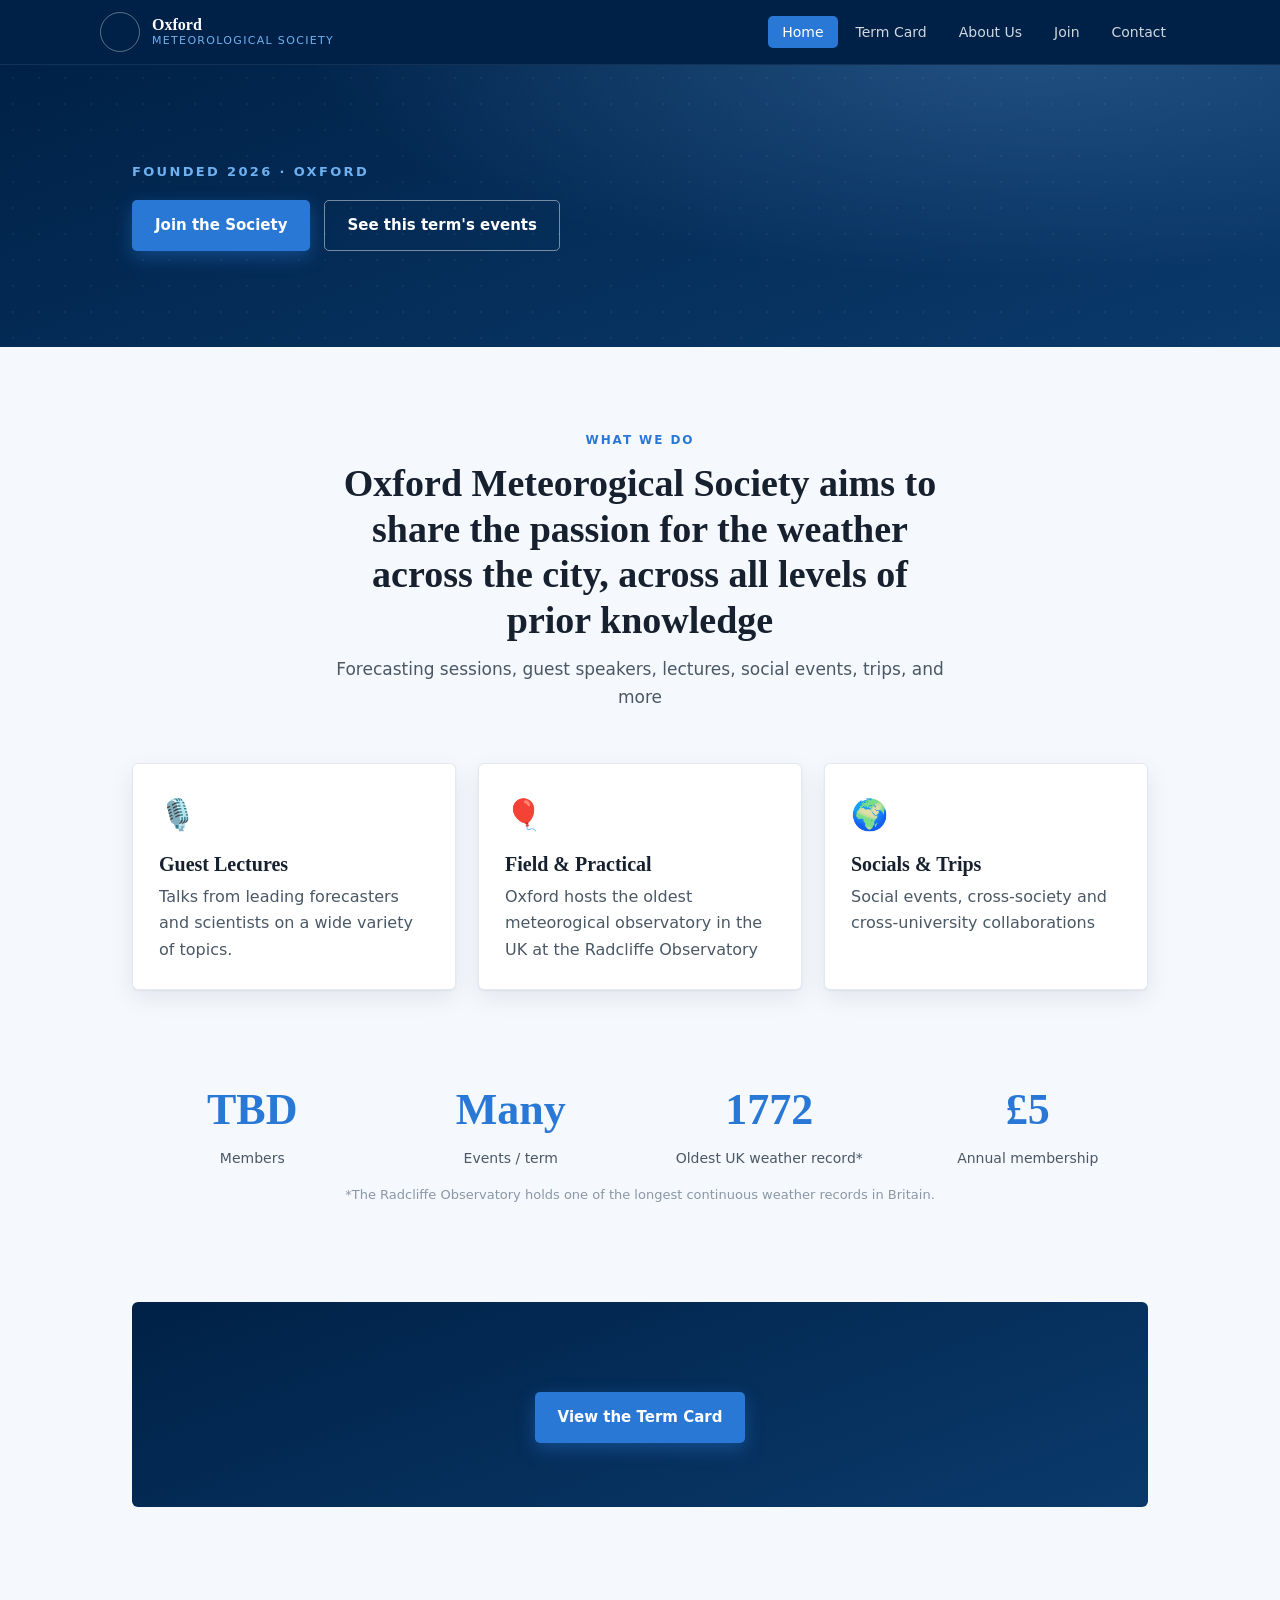
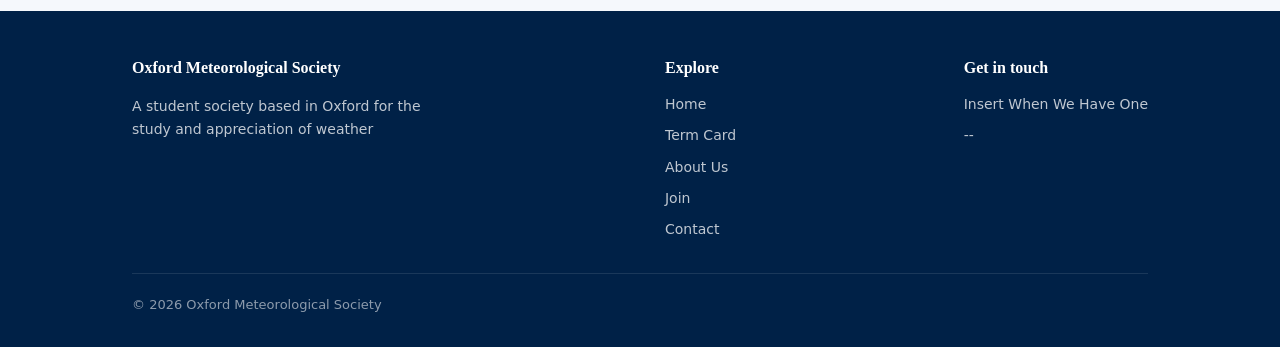
<file: index.html>
<!doctype html>
<html lang="en">
<head>
<meta charset="utf-8">
<meta name="viewport" content="width=device-width, initial-scale=1">
<title>The Meteorological Society</title>
<meta name="description" content="The Meteorological Society — talks, field trips and forecasting for everyone fascinated by the weather.">
<link rel="stylesheet" href="style.css">
</head>
<body data-page="home">
  <div id="app"></div>
  <noscript><div class="wrap" style="padding:40px 0">Please enable JavaScript to view this site.</div></noscript>
  <script src="config.js"></script>
  <script src="site.js"></script>
</body>
</html>
</file>
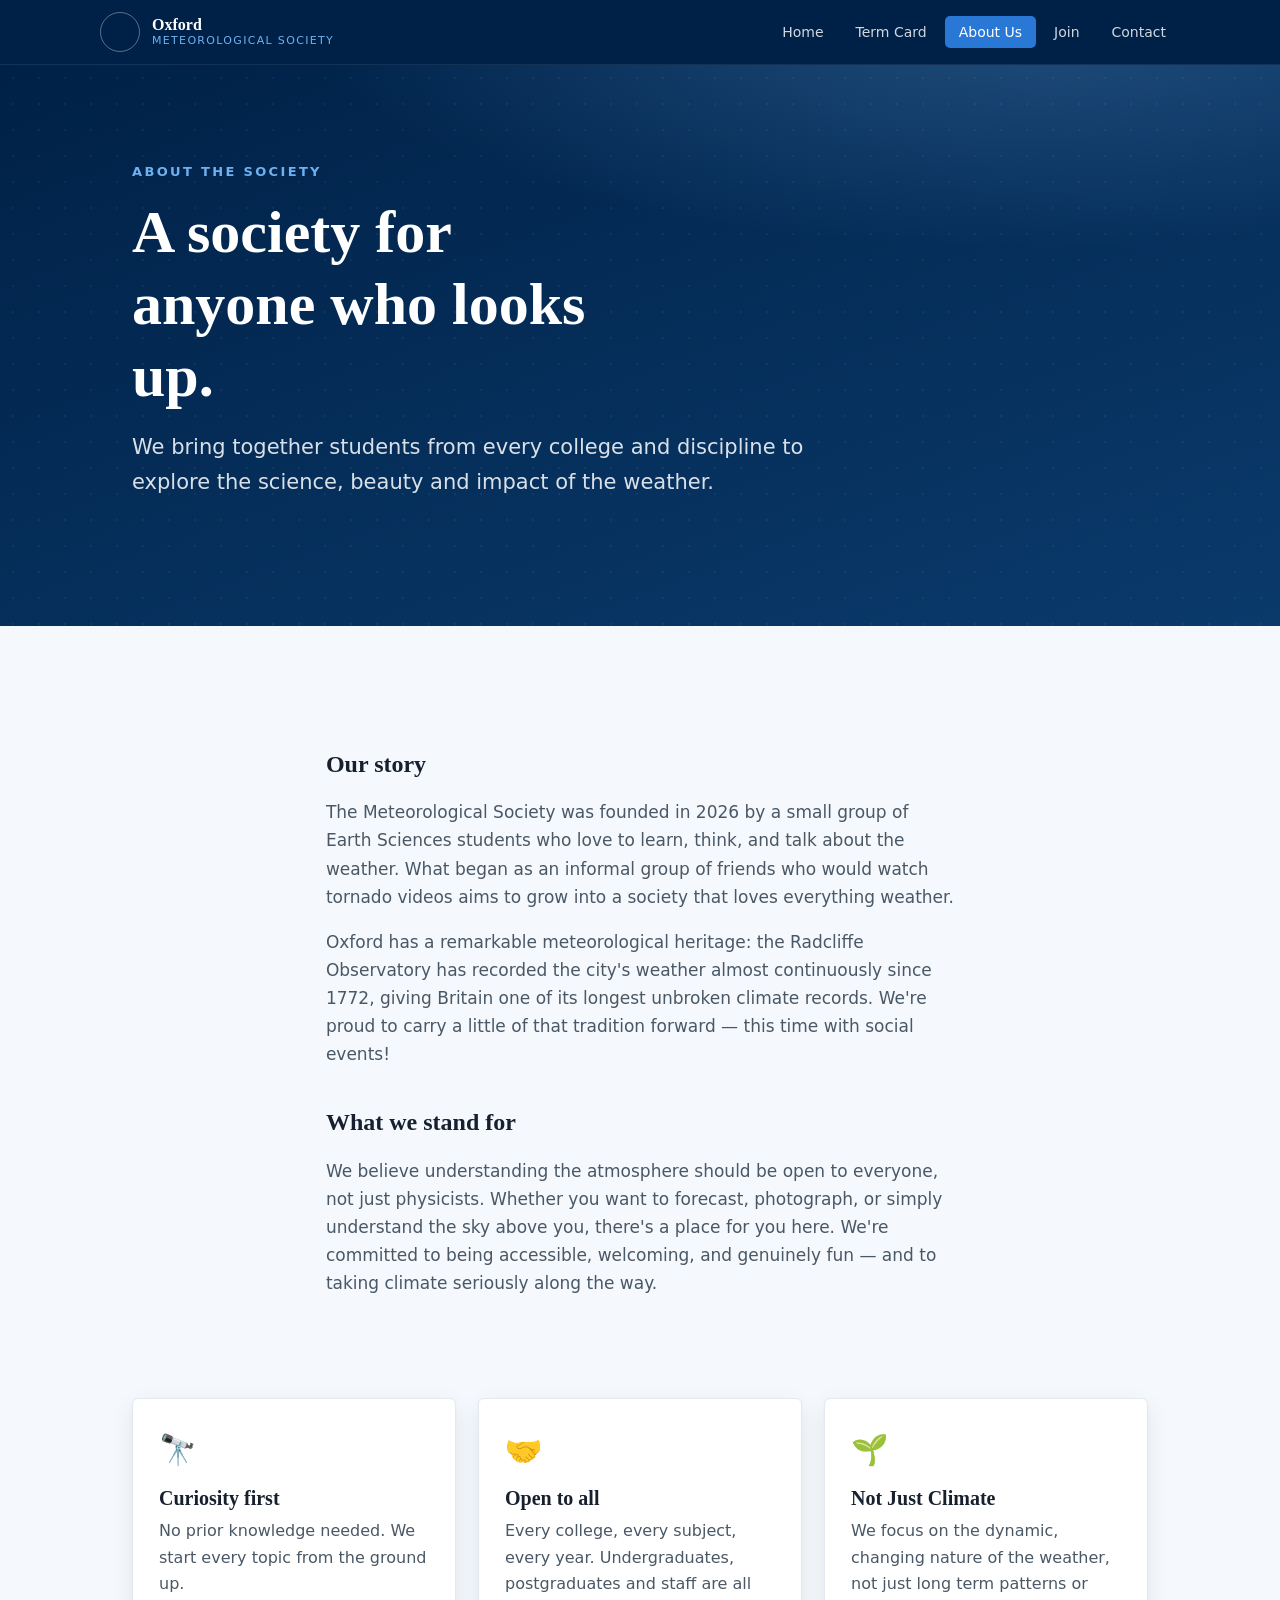
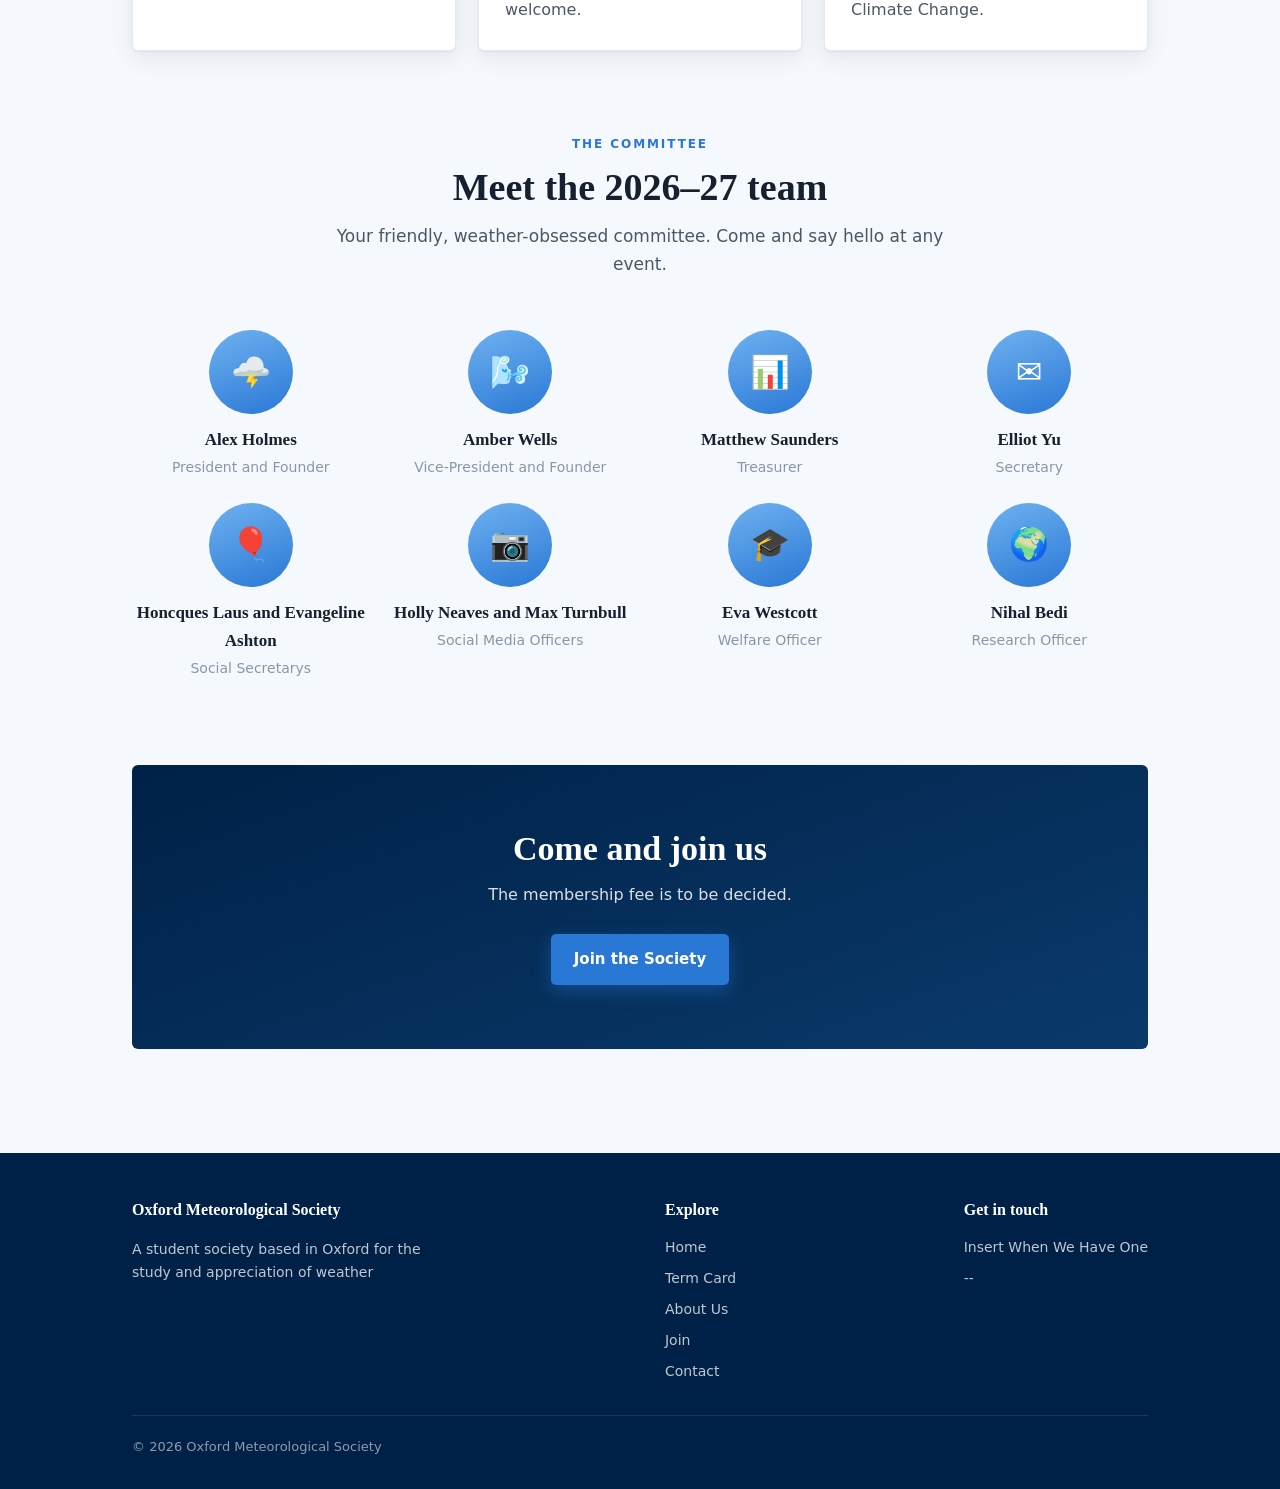
<file: about.html>
<!doctype html>
<html lang="en">
<head>
<meta charset="utf-8">
<meta name="viewport" content="width=device-width, initial-scale=1">
<title>About Us — the Meteorological Society</title>
<meta name="description" content="Who we are: the story, mission and committee of the Meteorological Society.">
<link rel="stylesheet" href="style.css">
</head>
<body data-page="about">
  <div id="app"></div>
  <noscript><div class="wrap" style="padding:40px 0">Please enable JavaScript to view this site.</div></noscript>
  <script src="config.js"></script>
  <script src="site.js"></script>
</body>
</html>
</file>
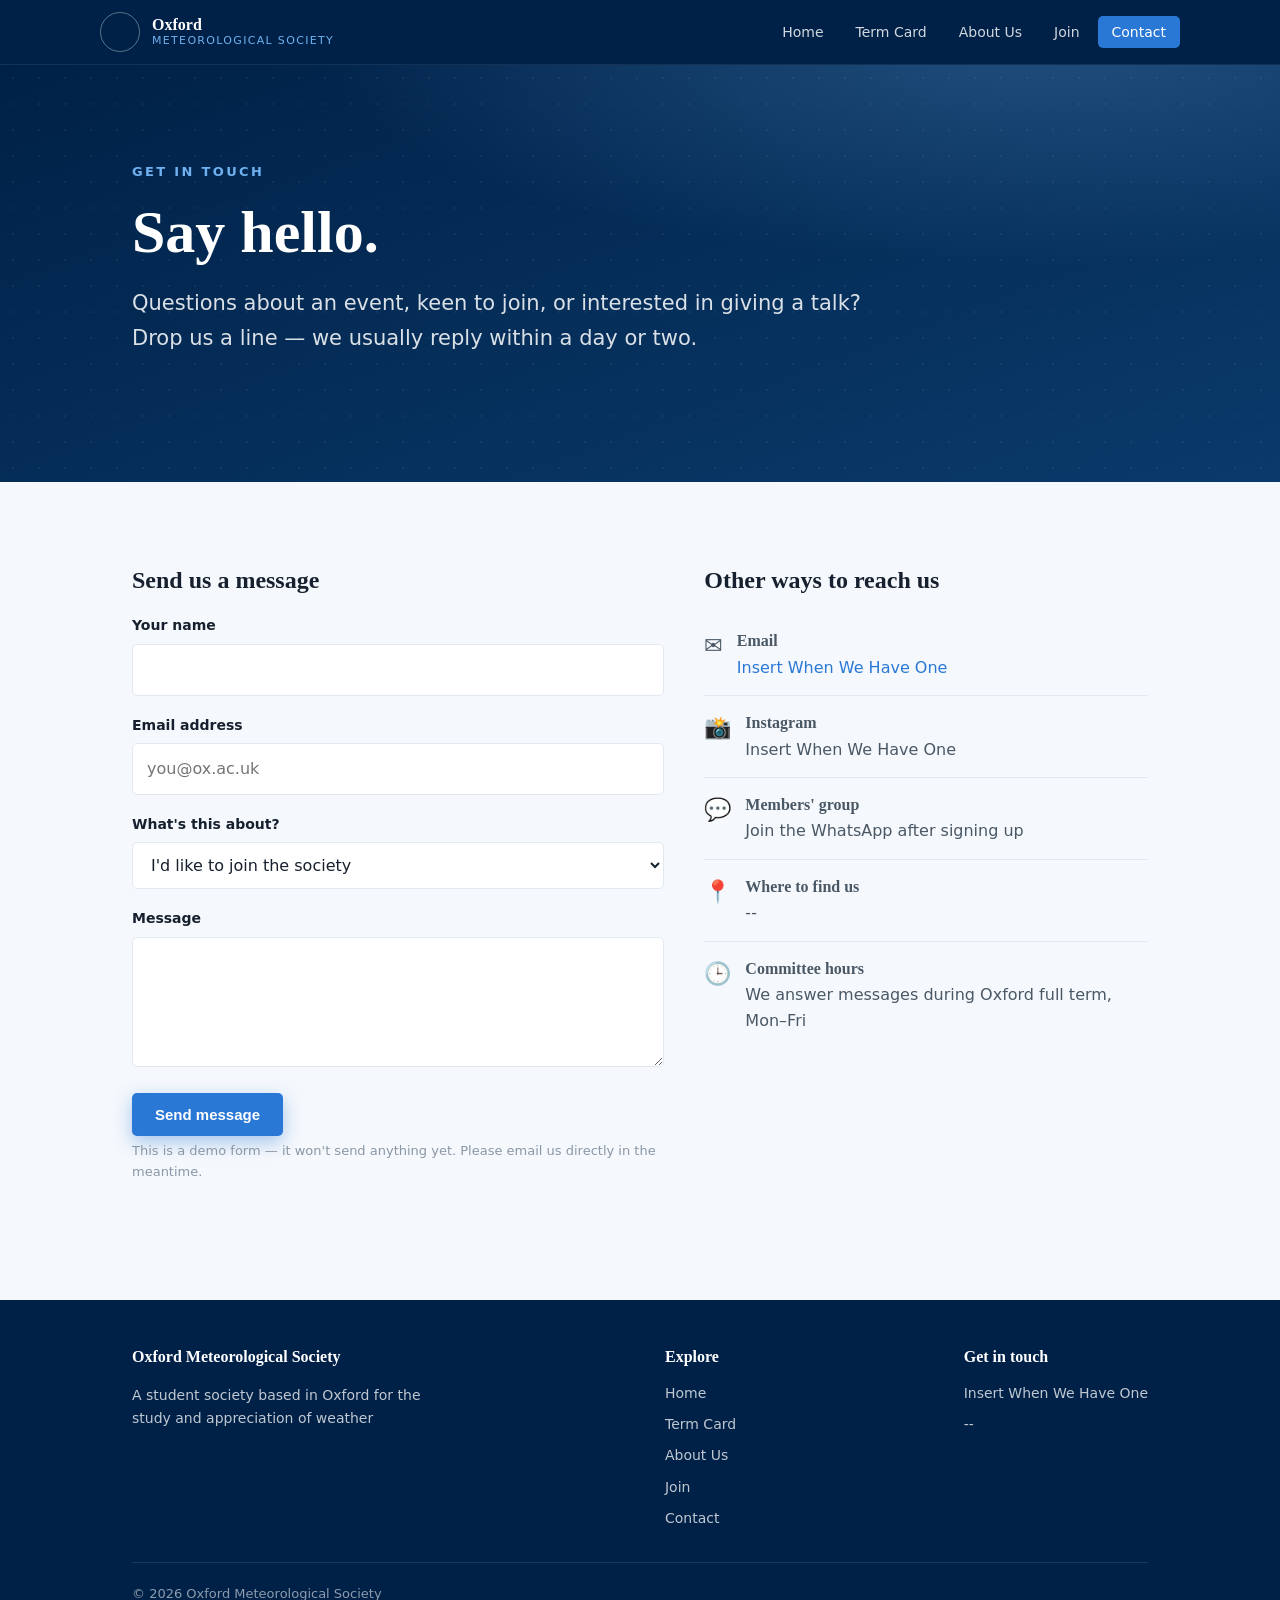
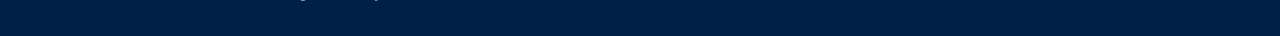
<file: contact.html>
<!doctype html>
<html lang="en">
<head>
<meta charset="utf-8">
<meta name="viewport" content="width=device-width, initial-scale=1">
<title>Contact — Oxford University Meteorological Society</title>
<meta name="description" content="Get in touch with the Oxford University Meteorological Society, or sign up to join.">
<link rel="stylesheet" href="style.css">
</head>
<body data-page="contact">
  <div id="app"></div>
  <noscript><div class="wrap" style="padding:40px 0">Please enable JavaScript to view this site.</div></noscript>
  <script src="config.js"></script>
  <script src="site.js"></script>
</body>
</html>
</file>
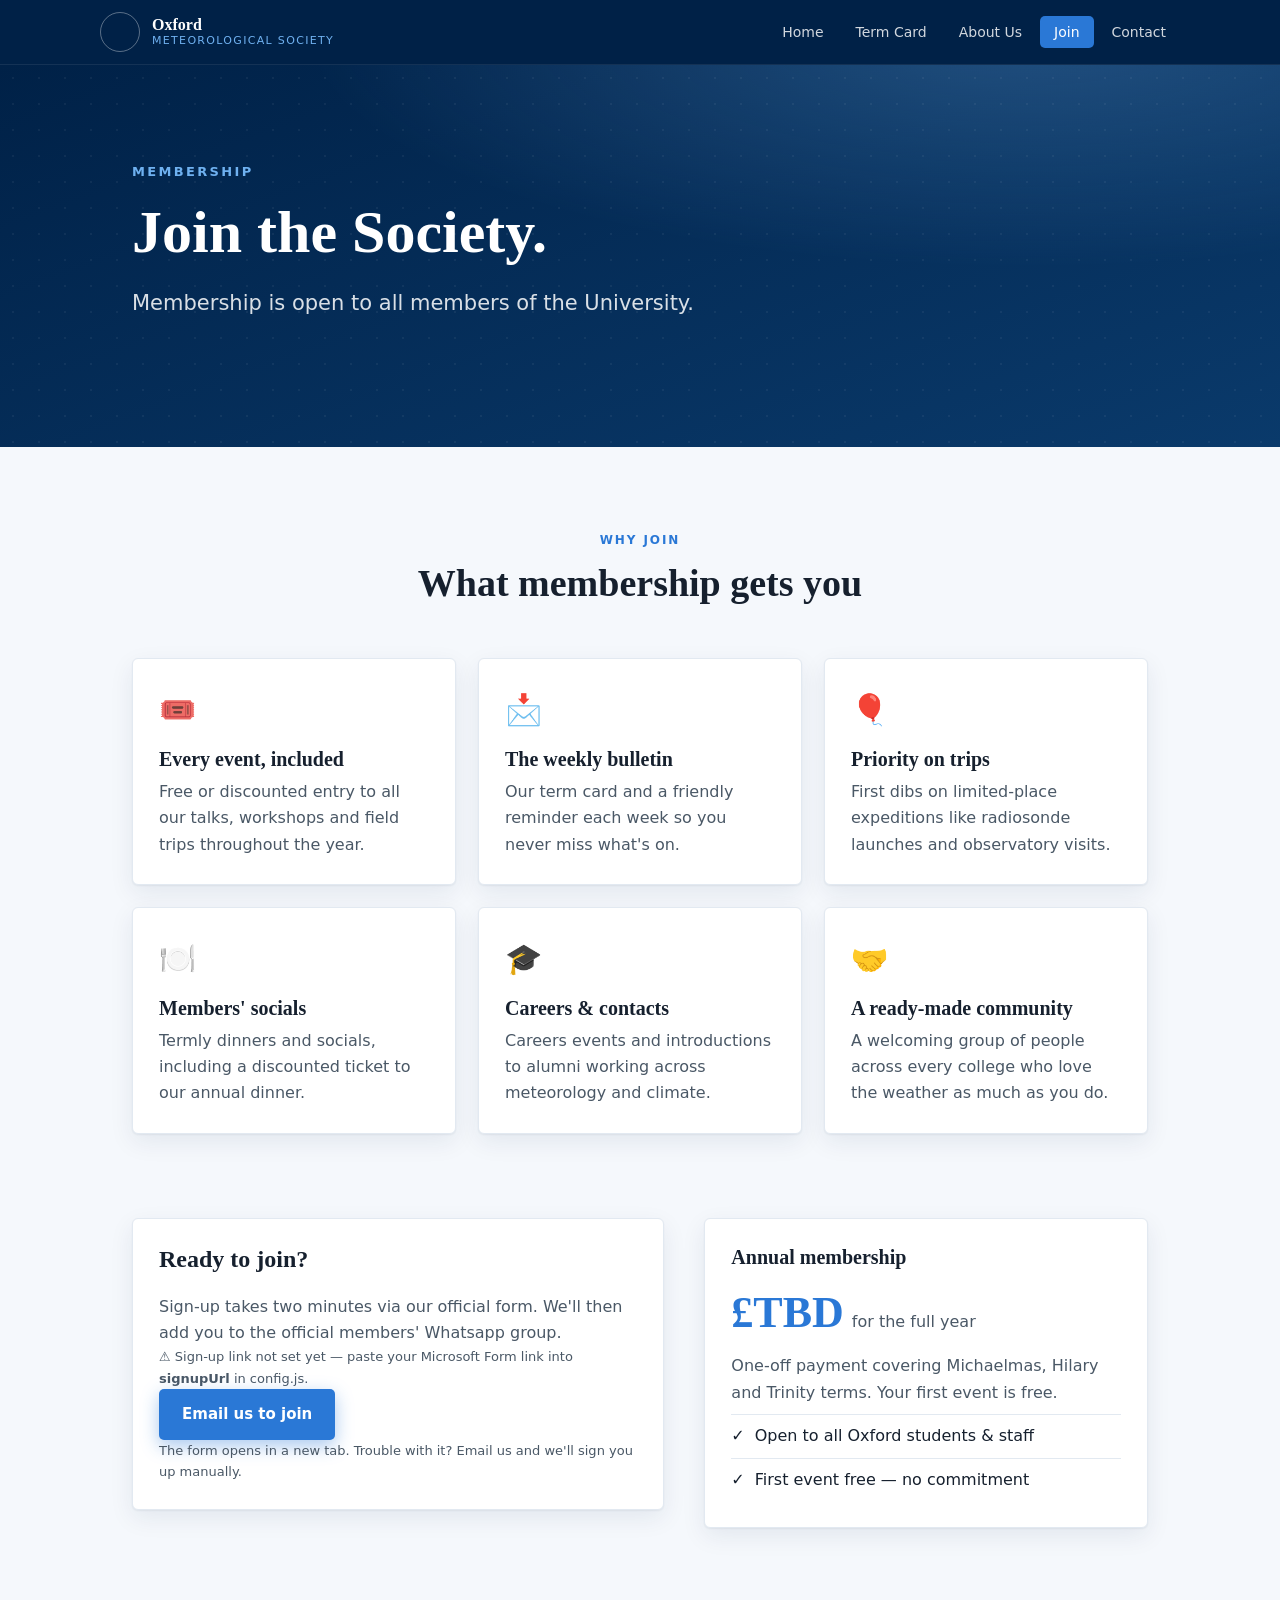
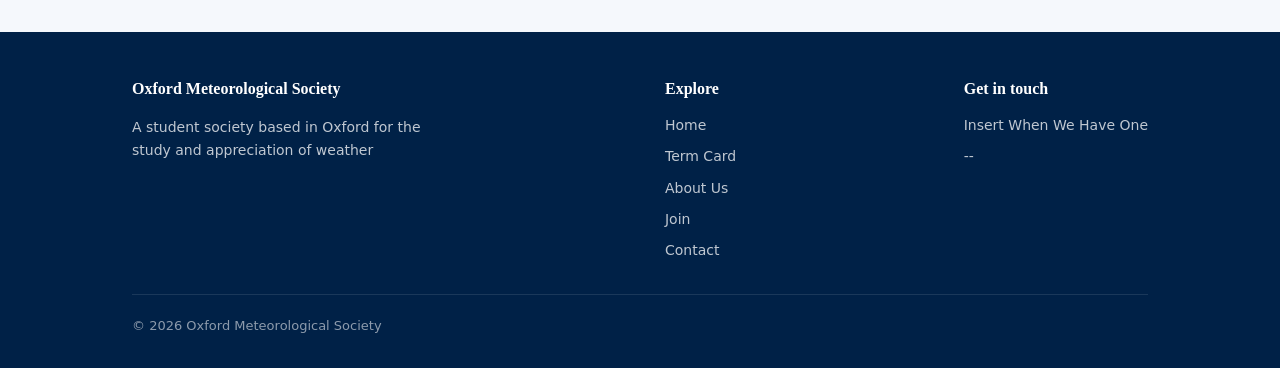
<file: join.html>
<!doctype html>
<html lang="en">
<head>
<meta charset="utf-8">
<meta name="viewport" content="width=device-width, initial-scale=1">
<title>Join — The Meteorological Society</title>
<meta name="description" content="Join the Meteorological Society — membership benefits, pricing and sign-up.">
<link rel="stylesheet" href="style.css">
</head>
<body data-page="join">
  <div id="app"></div>
  <noscript><div class="wrap" style="padding:40px 0">Please enable JavaScript to view this site.</div></noscript>
  <script src="config.js"></script>
  <script src="site.js"></script>
</body>
</html>
</file>
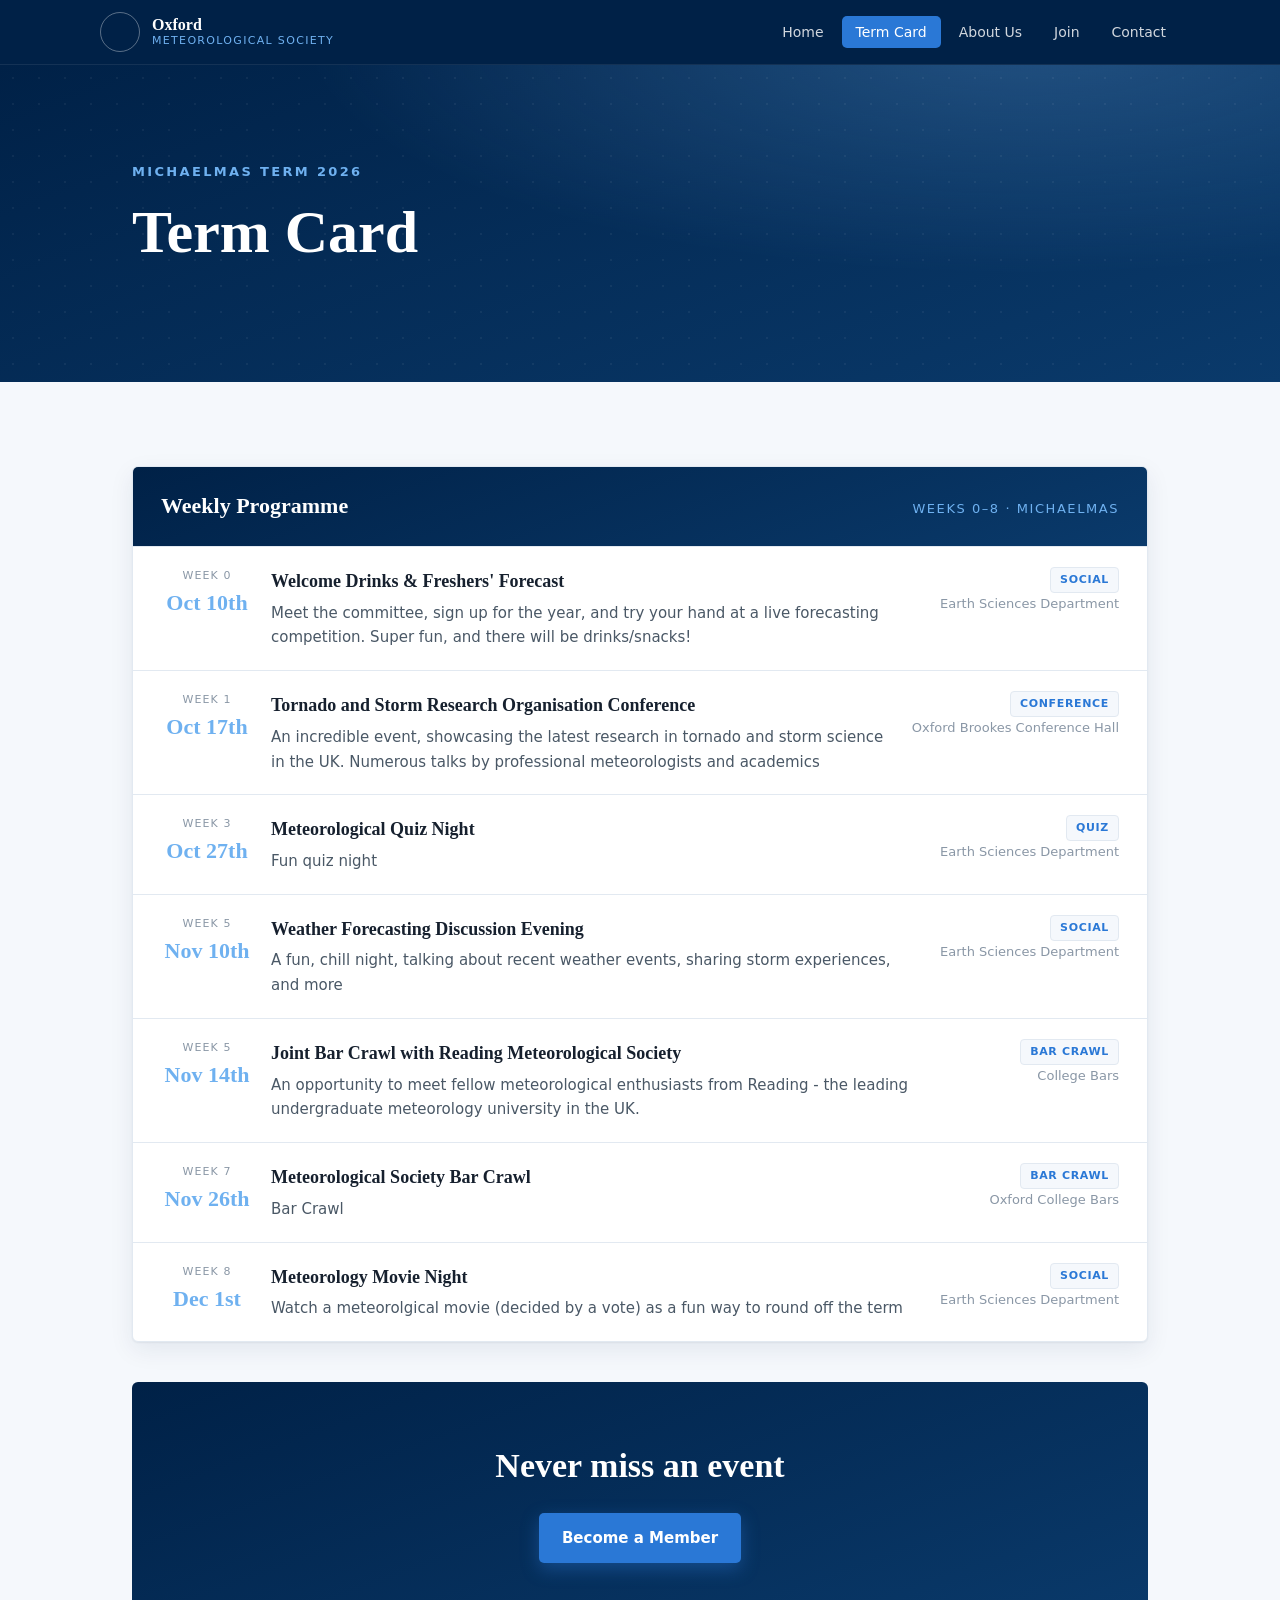
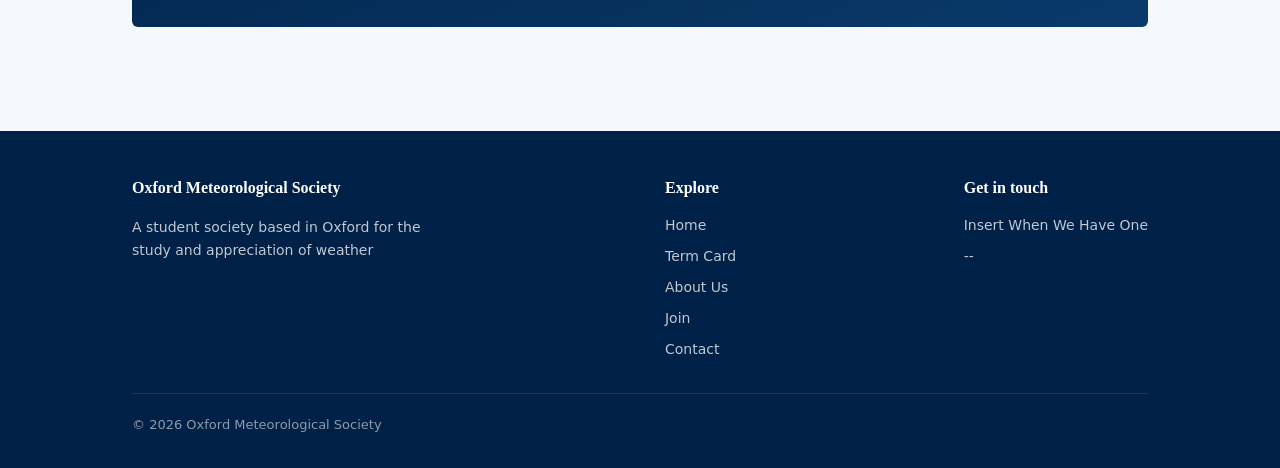
<file: termcard.html>
<!doctype html>
<html lang="en">
<head>
<meta charset="utf-8">
<meta name="viewport" content="width=device-width, initial-scale=1">
<title>Term Card — The Meteorological Society</title>
<meta name="description" content="This term's events, talks and field trips from the Meteorological Society.">
<link rel="stylesheet" href="style.css">
</head>
<body data-page="termcard">
  <div id="app"></div>
  <noscript><div class="wrap" style="padding:40px 0">Please enable JavaScript to view this site.</div></noscript>
  <script src="config.js"></script>
  <script src="site.js"></script>
</body>
</html>
</file>
<file: style.css>
/* Oxford University Meteorological Society — shared styles */

:root {
  color-scheme: light;
  --oxford:      #002147;  /* Oxford blue */
  --oxford-2:    #0a3a6b;
  --sky:         #2a78d6;
  --sky-light:   #6fb1f0;
  --cloud:       #f5f8fc;
  --paper:       #ffffff;
  --ink:         #16202e;
  --ink-2:       #4a5866;
  --muted:       #8a97a6;
  --line:        #e2e9f1;
  --sun:         #f2a742;
  --shadow:      0 1px 2px rgba(0,33,71,.06), 0 8px 24px rgba(0,33,71,.08);
  --radius:      6px;
  --maxw:        1080px;
  --serif:       "Iowan Old Style", "Palatino Linotype", Palatino, Georgia, serif;
  --sans:        system-ui, -apple-system, "Segoe UI", Roboto, sans-serif;
}

@media (prefers-color-scheme: dark) {
  :root:where(:not([data-theme="light"])) {
    color-scheme: dark;
    --oxford:    #0a1b30;
    --oxford-2:  #12304f;
    --sky:       #5aa0ec;
    --sky-light: #8fc4ff;
    --cloud:     #0f1824;
    --paper:     #16222f;
    --ink:       #eef4fb;
    --ink-2:     #b3c2d1;
    --muted:     #768899;
    --line:      #26384c;
    --shadow:    0 1px 2px rgba(0,0,0,.3), 0 8px 24px rgba(0,0,0,.35);
  }
}

* { box-sizing: border-box; }
html { scroll-behavior: smooth; }
body {
  margin: 0;
  background: var(--cloud);
  color: var(--ink);
  font: 16px/1.65 var(--sans);
  -webkit-font-smoothing: antialiased;
}
h1, h2, h3 { font-family: var(--serif); line-height: 1.2; color: var(--ink); }
a { color: var(--sky); text-decoration: none; }
a:hover { text-decoration: underline; }
img { max-width: 100%; }

.wrap { max-width: var(--maxw); margin: 0 auto; padding: 0 clamp(18px, 4vw, 32px); }

/* ---------- Header / nav ---------- */
.site-header {
  position: sticky; top: 0; z-index: 50;
  background: var(--oxford);
  color: #fff;
  border-bottom: 1px solid rgba(255,255,255,.08);
}
.nav {
  display: flex; align-items: center; justify-content: space-between;
  gap: 16px; padding: 12px 0;
}
.brand { display: flex; align-items: center; gap: 12px; color: #fff; }
.brand:hover { text-decoration: none; }
.brand .mark {
  width: 40px; height: 40px; flex: none;
  display: grid; place-items: center;
  border: 1.5px solid rgba(255,255,255,.35);
  border-radius: 50%;
  font-size: 20px;
}
.brand .name { display: flex; flex-direction: column; line-height: 1.15; }
.brand .name b { font-family: var(--serif); font-size: 16px; font-weight: 600; }
.brand .name span { font-size: 11px; letter-spacing: .12em; text-transform: uppercase; color: var(--sky-light); }

.nav-links { display: flex; gap: 4px; list-style: none; margin: 0; padding: 0; }
.nav-links a {
  color: rgba(255,255,255,.82); padding: 8px 14px; border-radius: 5px;
  font-size: 14px; font-weight: 500;
}
.nav-links a:hover { background: rgba(255,255,255,.1); color: #fff; text-decoration: none; }
.nav-links a.active { background: var(--sky); color: #fff; }

.nav-toggle { display: none; background: none; border: 0; color: #fff; font-size: 24px; cursor: pointer; padding: 4px 8px; }

@media (max-width: 720px) {
  .nav-toggle { display: block; }
  .nav-links {
    position: absolute; top: 100%; left: 0; right: 0;
    flex-direction: column; gap: 2px;
    background: var(--oxford); padding: 8px 16px 16px;
    border-bottom: 1px solid rgba(255,255,255,.1);
    display: none;
  }
  .nav-links.open { display: flex; }
  .nav-links a { padding: 12px 14px; }
}

/* ---------- Hero ---------- */
.hero {
  position: relative;
  background:
    radial-gradient(1200px 400px at 80% -10%, rgba(111,177,240,.28), transparent 60%),
    linear-gradient(160deg, var(--oxford) 0%, var(--oxford-2) 100%);
  color: #fff;
  overflow: hidden;
}
.hero::after {
  content: ""; position: absolute; inset: 0;
  background-image: radial-gradient(rgba(255,255,255,.10) 1px, transparent 1.4px);
  background-size: 26px 26px; opacity: .5; pointer-events: none;
}
.hero .wrap { position: relative; z-index: 1; padding-top: clamp(48px, 9vw, 96px); padding-bottom: clamp(48px, 9vw, 96px); }
.hero .eyebrow { color: var(--sky-light); letter-spacing: .18em; text-transform: uppercase; font-size: 13px; font-weight: 600; margin: 0 0 14px; }
.hero h1 { color: #fff; font-size: clamp(34px, 6vw, 60px); margin: 0 0 18px; max-width: 16ch; }
.hero p.lede { color: rgba(255,255,255,.85); font-size: clamp(17px, 2.4vw, 21px); max-width: 56ch; margin: 0 0 30px; }

/* ---------- Buttons ---------- */
.btn {
  display: inline-block; padding: 12px 22px; border-radius: 5px;
  font-weight: 600; font-size: 15px; cursor: pointer; border: 1.5px solid transparent;
  transition: transform .08s ease, box-shadow .2s ease;
}
.btn:hover { text-decoration: none; transform: translateY(-1px); }
.btn-primary { background: var(--sky); color: #fff; box-shadow: 0 6px 18px rgba(42,120,214,.4); }
.btn-primary:hover { background: var(--sky-light); color: var(--oxford); }
.btn-ghost { background: transparent; color: #fff; border-color: rgba(255,255,255,.45); }
.btn-ghost:hover { background: rgba(255,255,255,.12); }
.btn-row { display: flex; flex-wrap: wrap; gap: 14px; }

/* ---------- Sections ---------- */
section.block { padding: clamp(48px, 8vw, 84px) 0; }
.section-head { max-width: 60ch; margin: 0 auto clamp(32px, 5vw, 52px); text-align: center; }
.section-head .eyebrow { color: var(--sky); letter-spacing: .16em; text-transform: uppercase; font-size: 12px; font-weight: 700; margin: 0 0 10px; }
.section-head h2 { font-size: clamp(26px, 4vw, 38px); margin: 0 0 12px; }
.section-head p { color: var(--ink-2); margin: 0; font-size: 17px; }

/* ---------- Cards / grid ---------- */
.grid { display: grid; gap: 22px; }
.grid.cols-3 { grid-template-columns: repeat(3, 1fr); }
.grid.cols-2 { grid-template-columns: repeat(2, 1fr); }
@media (max-width: 860px) { .grid.cols-3 { grid-template-columns: 1fr; } .grid.cols-2 { grid-template-columns: 1fr; } }

.card {
  background: var(--paper); border: 1px solid var(--line); border-radius: var(--radius);
  padding: 26px; box-shadow: var(--shadow);
}
.card .icon { font-size: 30px; margin-bottom: 12px; display: block; }
.card h3 { margin: 0 0 8px; font-size: 20px; }
.card p { margin: 0; color: var(--ink-2); }

/* ---------- Term card ---------- */
.termcard {
  background: var(--paper); border: 1px solid var(--line); border-radius: var(--radius);
  box-shadow: var(--shadow); overflow: hidden;
}
.termcard .tc-head {
  background: linear-gradient(160deg, var(--oxford), var(--oxford-2));
  color: #fff; padding: 26px 28px;
  display: flex; align-items: baseline; justify-content: space-between; flex-wrap: wrap; gap: 8px;
}
.termcard .tc-head h3 { color: #fff; margin: 0; font-size: 22px; }
.termcard .tc-head .term { color: var(--sky-light); font-size: 13px; letter-spacing: .12em; text-transform: uppercase; }

.event {
  display: grid; grid-template-columns: 92px 1fr auto; gap: 18px;
  padding: 20px 28px; border-top: 1px solid var(--line); align-items: start;
}
.event:first-child { border-top: 0; }
.event .when { text-align: center; }
.event .when .wk { display: block; font-size: 11px; letter-spacing: .1em; text-transform: uppercase; color: var(--muted); }
.event .when .date { display: block; font-family: var(--serif); font-size: 22px; color: var(--oxford); font-weight: 600; }
:root:where(:not([data-theme="light"])) .event .when .date { color: var(--sky-light); }
@media (prefers-color-scheme: dark) { .event .when .date { color: var(--sky-light); } }
.event .what h4 { margin: 0 0 4px; font-size: 18px; font-family: var(--serif); }
.event .what p { margin: 0; color: var(--ink-2); font-size: 15px; }
.event .what .speaker { color: var(--sky); font-weight: 600; }
.event .meta { text-align: right; color: var(--muted); font-size: 13px; white-space: nowrap; }
.tag { display: inline-block; font-size: 11px; font-weight: 700; letter-spacing: .06em; text-transform: uppercase;
  padding: 3px 9px; border-radius: 4px; background: var(--cloud); color: var(--sky); border: 1px solid var(--line); }
@media (max-width: 620px) {
  .event { grid-template-columns: 64px 1fr; }
  .event .meta { grid-column: 2; text-align: left; }
}

/* ---------- Stats ---------- */
.stats { display: grid; grid-template-columns: repeat(4, 1fr); gap: 18px; text-align: center; }
@media (max-width: 720px) { .stats { grid-template-columns: repeat(2, 1fr); } }
.stat .num { font-family: var(--serif); font-size: clamp(30px, 5vw, 44px); color: var(--sky); font-weight: 600; }
.stat .lbl { color: var(--ink-2); font-size: 14px; }

/* ---------- Prose ---------- */
.prose { max-width: 68ch; margin: 0 auto; }
.prose p { color: var(--ink-2); font-size: 17px; }
.prose h2 { margin-top: 40px; }

/* ---------- Team ---------- */
.team { display: grid; grid-template-columns: repeat(4, 1fr); gap: 22px; }
@media (max-width: 860px) { .team { grid-template-columns: repeat(2, 1fr); } }
@media (max-width: 460px) { .team { grid-template-columns: 1fr; } }
.person { text-align: center; }
.person .avatar {
  width: 84px; height: 84px; margin: 0 auto 12px; border-radius: 50%;
  display: grid; place-items: center; font-size: 32px;
  background: linear-gradient(160deg, var(--sky-light), var(--sky)); color: #fff;
}
.person b { display: block; font-family: var(--serif); font-size: 17px; }
.person span { color: var(--muted); font-size: 14px; }

/* ---------- Contact ---------- */
.contact-grid { display: grid; grid-template-columns: 1.2fr 1fr; gap: 40px; align-items: start; }
@media (max-width: 800px) { .contact-grid { grid-template-columns: 1fr; } }
.field { margin-bottom: 18px; }
.field label { display: block; font-size: 14px; font-weight: 600; margin-bottom: 6px; }
.field input, .field textarea, .field select {
  width: 100%; padding: 12px 14px; font: inherit; color: var(--ink);
  background: var(--paper); border: 1px solid var(--line); border-radius: 5px;
}
.field input:focus, .field textarea:focus, .field select:focus {
  outline: none; border-color: var(--sky); box-shadow: 0 0 0 3px rgba(42,120,214,.18);
}
.field textarea { resize: vertical; min-height: 130px; }
.contact-info li { list-style: none; display: flex; gap: 14px; padding: 14px 0; border-top: 1px solid var(--line); }
.contact-info { padding: 0; margin: 0; }
.contact-info li:first-child { border-top: 0; }
.contact-info .ci-icon { font-size: 22px; flex: none; }
.contact-info b { display: block; font-family: var(--serif); }
.contact-info span { color: var(--ink-2); }
.form-note { font-size: 13px; color: var(--muted); margin-top: 4px; }

/* ---------- CTA band ---------- */
.cta {
  background: linear-gradient(160deg, var(--oxford), var(--oxford-2));
  color: #fff; text-align: center; border-radius: var(--radius); padding: clamp(36px, 6vw, 64px) 24px;
}
.cta h2 { color: #fff; font-size: clamp(24px, 4vw, 34px); margin: 0 0 12px; }
.cta p { color: rgba(255,255,255,.85); margin: 0 auto 26px; max-width: 52ch; }

/* ---------- Footer ---------- */
.site-footer { background: var(--oxford); color: rgba(255,255,255,.75); padding: 44px 0 32px; margin-top: 20px; }
.footer-grid { display: flex; justify-content: space-between; flex-wrap: wrap; gap: 28px; }
.site-footer a { color: rgba(255,255,255,.75); }
.site-footer a:hover { color: #fff; }
.site-footer h4 { color: #fff; font-family: var(--serif); margin: 0 0 12px; font-size: 16px; }
.site-footer ul { list-style: none; padding: 0; margin: 0; display: grid; gap: 8px; font-size: 14px; }
.footer-brand { max-width: 30ch; }
.footer-brand p { font-size: 14px; }
.footer-bottom { border-top: 1px solid rgba(255,255,255,.1); margin-top: 32px; padding-top: 20px; font-size: 13px; color: rgba(255,255,255,.55); display: flex; justify-content: space-between; flex-wrap: wrap; gap: 10px; }
</file>
